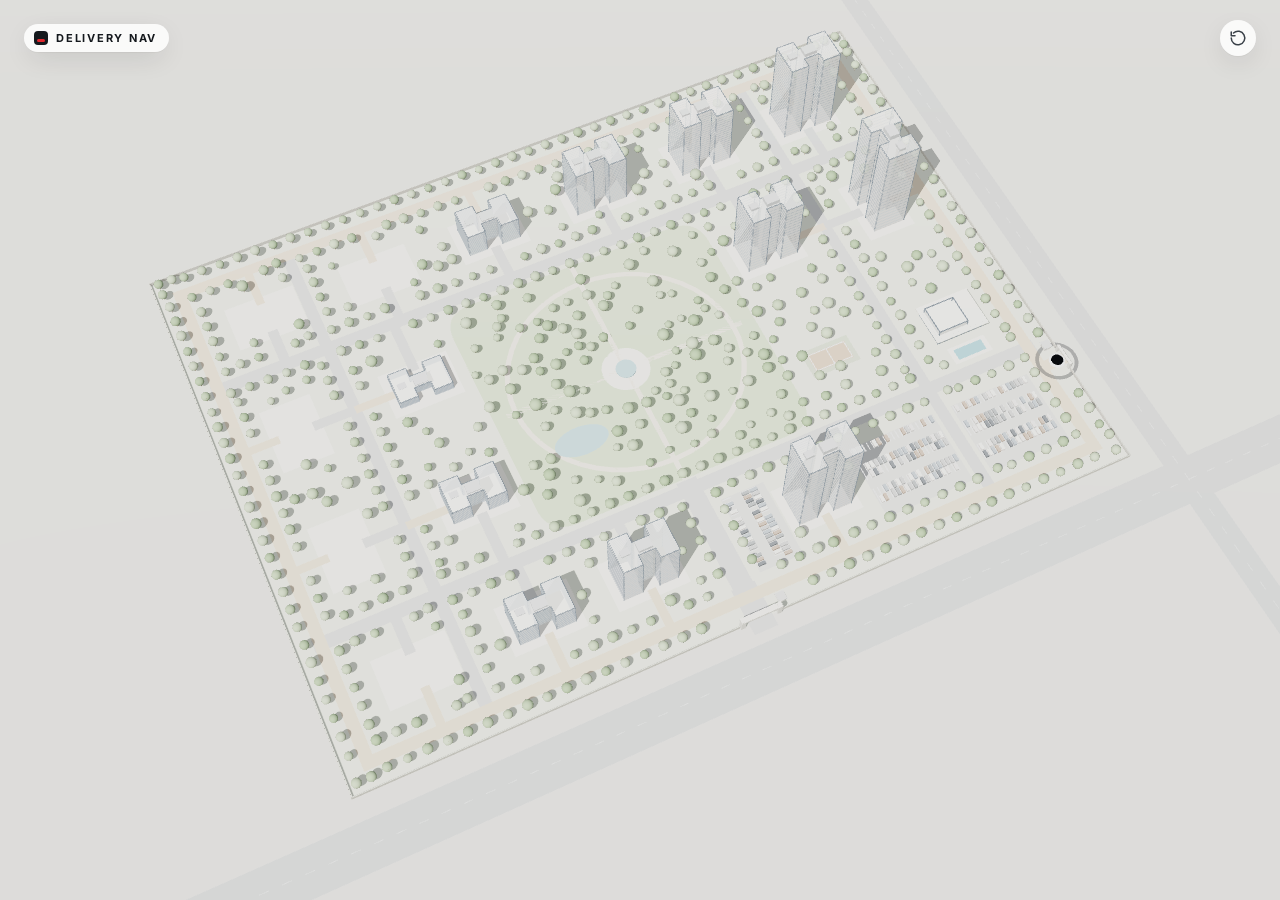
<file: index.html>
<!doctype html>
<html lang="en">
<head>
<meta charset="utf-8" />
<meta name="viewport" content="width=device-width, initial-scale=1" />
<title>Delivery Nav</title>
<meta http-equiv="refresh" content="0; url=r/#AG65/T14/304" />
<style>body{margin:0;background:#eceeec;font-family:-apple-system,system-ui,sans-serif}</style>
</head>
<body><script>location.replace('r/#AG65/T14/304');</script></body>
</html>
</file>
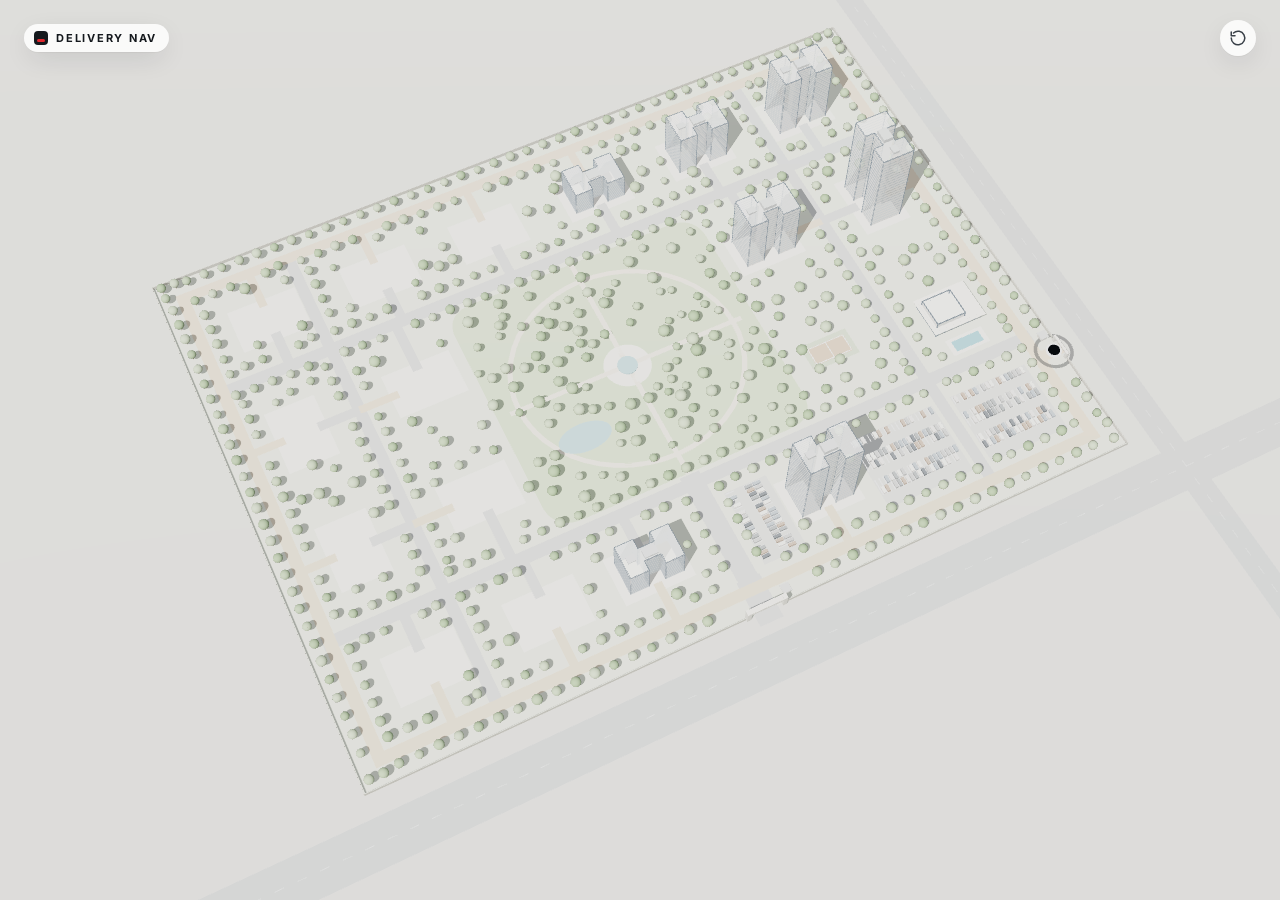
<file: r/index.html>
<!doctype html>
<html lang="en">
<head>
  <meta charset="utf-8" />
  <meta name="viewport" content="width=device-width, initial-scale=1, viewport-fit=cover, user-scalable=no" />
  <meta name="theme-color" content="#eceeec" />
  <title>Delivery Nav · Tower 14 · Flat 304</title>
  <link rel="preconnect" href="https://fonts.googleapis.com" />
  <link rel="preconnect" href="https://fonts.gstatic.com" crossorigin />
  <link href="https://fonts.googleapis.com/css2?family=Inter:wght@400;500;600;700;800&display=swap" rel="stylesheet" />
  <link rel="stylesheet" href="../css/app.css" />
  <script type="importmap">
    { "imports": { "three": "../vendor/three/three.module.js", "three/addons/": "../vendor/three/addons/" } }
  </script>
</head>
<body class="rider">
  <canvas id="gl"></canvas>
  <div id="labels"></div>
  <div class="veil"></div>

  <header class="topbar">
    <div class="brand"><span class="mark"></span><span>DELIVERY NAV</span></div>
    <button class="icon-btn" id="replay" aria-label="Replay">
      <svg viewBox="0 0 24 24" width="18" height="18" fill="none" stroke="currentColor" stroke-width="2" stroke-linecap="round" stroke-linejoin="round"><path d="M3 12a9 9 0 1 0 3-6.7"/><path d="M3 4v5h5"/></svg>
    </button>
  </header>

  <section class="dest-card" id="destCard">
    <div class="eyebrow" id="destSoc"></div>
    <h1 class="dest-title" id="destTitle"></h1>
    <div class="status"><span class="tick"><svg viewBox="0 0 16 16" width="10" height="10"><path d="M3.5 8.5l3 3 6-7" fill="none" stroke="currentColor" stroke-width="2.2" stroke-linecap="round" stroke-linejoin="round"/></svg></span><span>Delivery route ready</span></div>
  </section>

  <section class="sheet" id="sheet">
    <div class="grab"></div>
    <div class="sheet-row">
      <div class="dist"><b id="dist">—</b><span>m</span></div>
      <div class="via"><span id="via"></span><small id="enter"></small></div>
    </div>
    <ol class="chain" id="chain"></ol>
    <div class="sheet-foot">
      <label class="compare">
        <input type="checkbox" id="compare" autocomplete="off" />
        <span class="switch"></span>
        <span>Compare resident route</span>
      </label>
      <div class="legend">
        <span class="lg lg-del"><i></i>Delivery</span>
        <span class="lg lg-res"><i></i>Resident</span>
      </div>
    </div>
    <button class="primary" id="start">
      <span>Start navigation</span>
      <svg viewBox="0 0 24 24" width="20" height="20" fill="none" stroke="currentColor" stroke-width="2.2" stroke-linecap="round" stroke-linejoin="round"><path d="M5 12h14"/><path d="M13 6l6 6-6 6"/></svg>
    </button>
  </section>

  <div class="toast" id="toast"></div>

  <script type="module" src="../js/app.js"></script>
</body>
</html>
</file>
<file: css/app.css>
:root {
  --ink: #15191d;
  --ink-2: #3a4148;
  --muted: #6d757c;
  --faint: #9aa2a8;
  --line: rgba(21, 25, 29, 0.09);
  --bg: #eceeec;
  --glass: rgba(255, 255, 255, 0.84);
  --red: #e0262d;
  --red-soft: rgba(224, 38, 45, 0.1);
  --green: #1f9d57;
  --radius: 22px;
  --shadow: 0 1px 1px rgba(20, 24, 28, 0.04), 0 8px 28px -6px rgba(20, 24, 28, 0.16);
  --font: 'Inter', -apple-system, BlinkMacSystemFont, 'SF Pro Text', 'Segoe UI', Roboto, system-ui, sans-serif;
  --safe-t: env(safe-area-inset-top, 0px);
  --safe-b: env(safe-area-inset-bottom, 0px);
}

* { box-sizing: border-box; -webkit-tap-highlight-color: transparent; }
html, body { margin: 0; height: 100%; overflow: hidden; background: var(--bg); color: var(--ink); font-family: var(--font); -webkit-font-smoothing: antialiased; }
button { font: inherit; color: inherit; }

#gl { position: fixed; inset: 0; width: 100%; height: 100%; display: block; }
#labels { position: fixed; inset: 0; }
.veil { position: fixed; inset: 0; background: var(--bg); pointer-events: none; transition: opacity 0.9s ease 0.1s; }
body.loaded .veil { opacity: 0; }

/* ---------- top ---------- */
.topbar {
  position: fixed; top: calc(12px + var(--safe-t)); left: 16px; right: 16px; z-index: 5;
  display: flex; align-items: center; justify-content: space-between; pointer-events: none;
}
.brand {
  display: inline-flex; align-items: center; gap: 8px; pointer-events: auto;
  font-size: 11px; font-weight: 700; letter-spacing: 0.16em; color: var(--ink);
  padding: 7px 12px 7px 10px; border-radius: 999px; background: var(--glass);
  backdrop-filter: blur(16px) saturate(1.4); -webkit-backdrop-filter: blur(16px) saturate(1.4); box-shadow: var(--shadow);
}
.brand .mark { width: 14px; height: 14px; border-radius: 4px; background: var(--ink); position: relative; }
.brand .mark::after { content: ''; position: absolute; left: 3px; bottom: 3px; width: 8px; height: 3px; border-radius: 2px; background: var(--red); }
.icon-btn {
  pointer-events: auto; width: 36px; height: 36px; border-radius: 50%; border: 0; display: grid; place-items: center;
  background: var(--glass); backdrop-filter: blur(16px); -webkit-backdrop-filter: blur(16px); box-shadow: var(--shadow); cursor: pointer; color: var(--ink-2);
}

.dest-card {
  position: fixed; z-index: 4; left: 16px; right: 16px; top: calc(60px + var(--safe-t));
  padding: 14px 16px 14px; border-radius: var(--radius); background: var(--glass);
  backdrop-filter: blur(18px) saturate(1.4); -webkit-backdrop-filter: blur(18px) saturate(1.4); box-shadow: var(--shadow);
  opacity: 0; transform: translateY(-8px); transition: opacity 0.6s ease, transform 0.6s cubic-bezier(.2,.8,.2,1);
}
body.dest-in .dest-card { opacity: 1; transform: none; }
.eyebrow { font-size: 11px; font-weight: 600; letter-spacing: 0.08em; text-transform: uppercase; color: var(--muted); }
.dest-title { margin: 4px 0 8px; font-size: 26px; line-height: 1.1; font-weight: 800; letter-spacing: -0.02em; }
.dest-title .sep { color: var(--red); margin: 0 8px; font-weight: 700; }
.status { display: inline-flex; align-items: center; gap: 7px; font-size: 13px; font-weight: 600; color: var(--ink-2); }
.status .tick { width: 18px; height: 18px; border-radius: 50%; display: grid; place-items: center; color: #fff; background: var(--green); }

/* ---------- bottom sheet ---------- */
.sheet {
  position: fixed; z-index: 4; left: 0; right: 0; bottom: 0;
  padding: 10px 16px calc(16px + var(--safe-b));
  background: rgba(255, 255, 255, 0.92); backdrop-filter: blur(22px) saturate(1.4); -webkit-backdrop-filter: blur(22px) saturate(1.4);
  border-radius: 26px 26px 0 0; box-shadow: 0 -10px 40px -12px rgba(20, 24, 28, 0.22);
  transform: translateY(105%); transition: transform 0.7s cubic-bezier(.2,.85,.2,1);
}
body.ready .sheet { transform: none; }
.grab { width: 36px; height: 4px; border-radius: 4px; background: rgba(21,25,29,.14); margin: 0 auto 12px; }
.sheet-row { display: flex; align-items: center; gap: 14px; }
.dist { display: flex; align-items: baseline; gap: 2px; }
.dist b { font-size: 34px; font-weight: 800; letter-spacing: -0.03em; }
.dist span { font-size: 15px; font-weight: 700; color: var(--muted); }
.via { display: flex; flex-direction: column; font-size: 15px; font-weight: 700; padding-left: 14px; border-left: 1px solid var(--line); }
.via::first-letter { text-transform: uppercase; }
.via small { font-size: 12.5px; font-weight: 500; color: var(--muted); margin-top: 2px; }

.chain { list-style: none; margin: 14px 0 12px; padding: 0; display: flex; flex-wrap: wrap; gap: 6px 4px; align-items: center; }
.chain li { display: inline-flex; align-items: center; font-size: 12px; font-weight: 600; color: var(--ink-2); opacity: 0; transform: translateY(4px); transition: opacity .4s ease calc(var(--i) * 70ms + .25s), transform .4s ease calc(var(--i) * 70ms + .25s); }
body.ready .chain li { opacity: 1; transform: none; }
.chain li span { padding: 5px 9px; border-radius: 8px; background: #f1f2f2; }
.chain li:not(:last-child)::after { content: ''; width: 10px; height: 2px; margin-left: 4px; background: var(--red); border-radius: 2px; }
.chain li.c-flat span { background: var(--red); color: #fff; }

.sheet-foot { display: flex; align-items: center; justify-content: space-between; gap: 8px; margin-bottom: 12px; min-height: 28px; }
.compare { white-space: nowrap; display: inline-flex; align-items: center; gap: 10px; font-size: 13px; font-weight: 600; color: var(--ink-2); cursor: pointer; user-select: none; }
.compare input { position: absolute; opacity: 0; pointer-events: none; }
.switch { width: 36px; height: 22px; border-radius: 22px; background: #dfe2e3; position: relative; transition: background .25s; flex: none; }
.switch::after { content: ''; position: absolute; top: 3px; left: 3px; width: 16px; height: 16px; border-radius: 50%; background: #fff; box-shadow: 0 1px 3px rgba(0,0,0,.2); transition: transform .25s cubic-bezier(.3,.8,.3,1); }
.compare input:checked + .switch { background: var(--ink); }
.compare input:checked + .switch::after { transform: translateX(14px); }
.legend { display: flex; flex-direction: column; gap: 3px; opacity: 0; transition: opacity .3s; font-size: 11.5px; font-weight: 600; color: var(--muted); }
body.comparing .legend { opacity: 1; }
.lg { display: inline-flex; align-items: center; gap: 5px; }
.lg i { width: 16px; height: 4px; border-radius: 3px; }
.lg-del i { background: var(--red); }
.lg-res i { background: repeating-linear-gradient(90deg, #5c646c 0 4px, transparent 4px 7px); }

.primary {
  width: 100%; height: 54px; border: 0; border-radius: 16px; background: var(--ink); color: #fff;
  display: flex; align-items: center; justify-content: center; gap: 10px; font-size: 16px; font-weight: 700; letter-spacing: -0.01em; cursor: pointer;
  box-shadow: 0 8px 20px -8px rgba(21,25,29,.6);
}
.primary:active { transform: scale(.985); }

.toast {
  position: fixed; z-index: 10; left: 50%; top: calc(20px + var(--safe-t)); transform: translate(-50%, -20px); opacity: 0;
  padding: 10px 14px; border-radius: 12px; background: var(--ink); color: #fff; font-size: 13px; font-weight: 600; transition: all .3s; pointer-events: none;
}
.toast.on { opacity: 1; transform: translate(-50%, 0); }

/* ---------- 3D labels ---------- */
.lbl { pointer-events: none; }
.lbl .lbl-in { transform: translateY(-50%); opacity: 0; transition: opacity .45s ease, transform .45s cubic-bezier(.2,.8,.2,1); white-space: nowrap; }
.lbl.on .lbl-in { opacity: 1; }
.lbl-tower .lbl-in { transform: translateY(-40%); }
.lbl-tower .n {
  display: inline-grid; place-items: center; min-width: 22px; height: 20px; padding: 0 5px; border-radius: 6px;
  font-size: 11px; font-weight: 700; color: var(--ink-2); background: rgba(255,255,255,.88); box-shadow: 0 1px 4px rgba(0,0,0,.08);
}
.lbl-gate .lbl-in {
  display: flex; flex-direction: column; align-items: center; padding: 5px 9px; border-radius: 9px;
  background: rgba(255,255,255,.92); box-shadow: 0 2px 10px rgba(0,0,0,.1); transform: translateY(-100%);
}
.lbl-gate b { font-size: 11.5px; font-weight: 800; }
.lbl-gate span { font-size: 9.5px; font-weight: 600; color: var(--muted); }
.lbl-gate.is-service b { color: var(--ink); }
.lbl-amenity .lbl-in { font-size: 9.5px; font-weight: 700; letter-spacing: .14em; text-transform: uppercase; color: var(--muted); text-shadow: 0 0 6px #fff, 0 0 2px #fff; }
.lbl-you span { display: block; font-size: 9.5px; font-weight: 600; opacity: .7; }
.lbl-you .lbl-in {
  transform: translate(0, -135%); text-align: center; padding: 5px 9px; border-radius: 8px; background: var(--ink); color: #fff; font-size: 11px; font-weight: 700;
  box-shadow: 0 4px 12px rgba(0,0,0,.2);
}
.lbl-dest .lbl-in {
  display: flex; flex-direction: column; align-items: center; transform: translateY(-100%) scale(.92); transform-origin: 50% 100%;
  padding: 7px 12px 8px; border-radius: 12px; background: var(--red); color: #fff; box-shadow: 0 10px 24px -6px rgba(224,38,45,.55); position: relative;
}
.lbl-dest.on .lbl-in { transform: translateY(calc(-100% - 8px)) scale(1); }
.lbl-dest .lbl-in::after { content: ''; position: absolute; left: 50%; bottom: -5px; width: 10px; height: 10px; background: var(--red); transform: translateX(-50%) rotate(45deg); border-radius: 2px; }
.lbl-dest b { font-size: 14px; font-weight: 800; letter-spacing: -0.01em; }
.lbl-dest span { font-size: 10.5px; font-weight: 600; opacity: .9; }
.lbl-entrance .lbl-in {
  display: inline-flex; align-items: center; gap: 6px; padding: 4px 8px 4px 6px; border-radius: 8px; font-size: 10.5px; font-weight: 700;
  transform: translate(0, -130%); box-shadow: 0 3px 10px rgba(0,0,0,.12);
}
.lbl-entrance i { width: 8px; height: 8px; border-radius: 50%; }
.lbl-entrance.is-service .lbl-in { background: #fff; color: var(--red); }
.lbl-entrance.is-service i { background: var(--red); }
.lbl-entrance.is-resident .lbl-in { background: #fff; color: var(--muted); }
.lbl-entrance.is-resident i { background: #9aa2a8; }

.err { position: fixed; inset: auto 10px 10px; background: #fff; color: #b00; padding: 10px; font-size: 11px; white-space: pre-wrap; z-index: 99; }

/* ---------- wide screens: panels float on the left ---------- */
@media (min-width: 760px) {
  .topbar { left: 24px; right: 24px; top: 20px; }
  .dest-card { left: 24px; right: auto; width: 380px; top: 72px; }
  .sheet { left: 24px; right: auto; bottom: 24px; width: 380px; border-radius: 24px; padding: 14px 18px 18px; box-shadow: var(--shadow); transform: translateY(calc(100% + 40px)); }
  .grab { display: none; }
}
</file>
